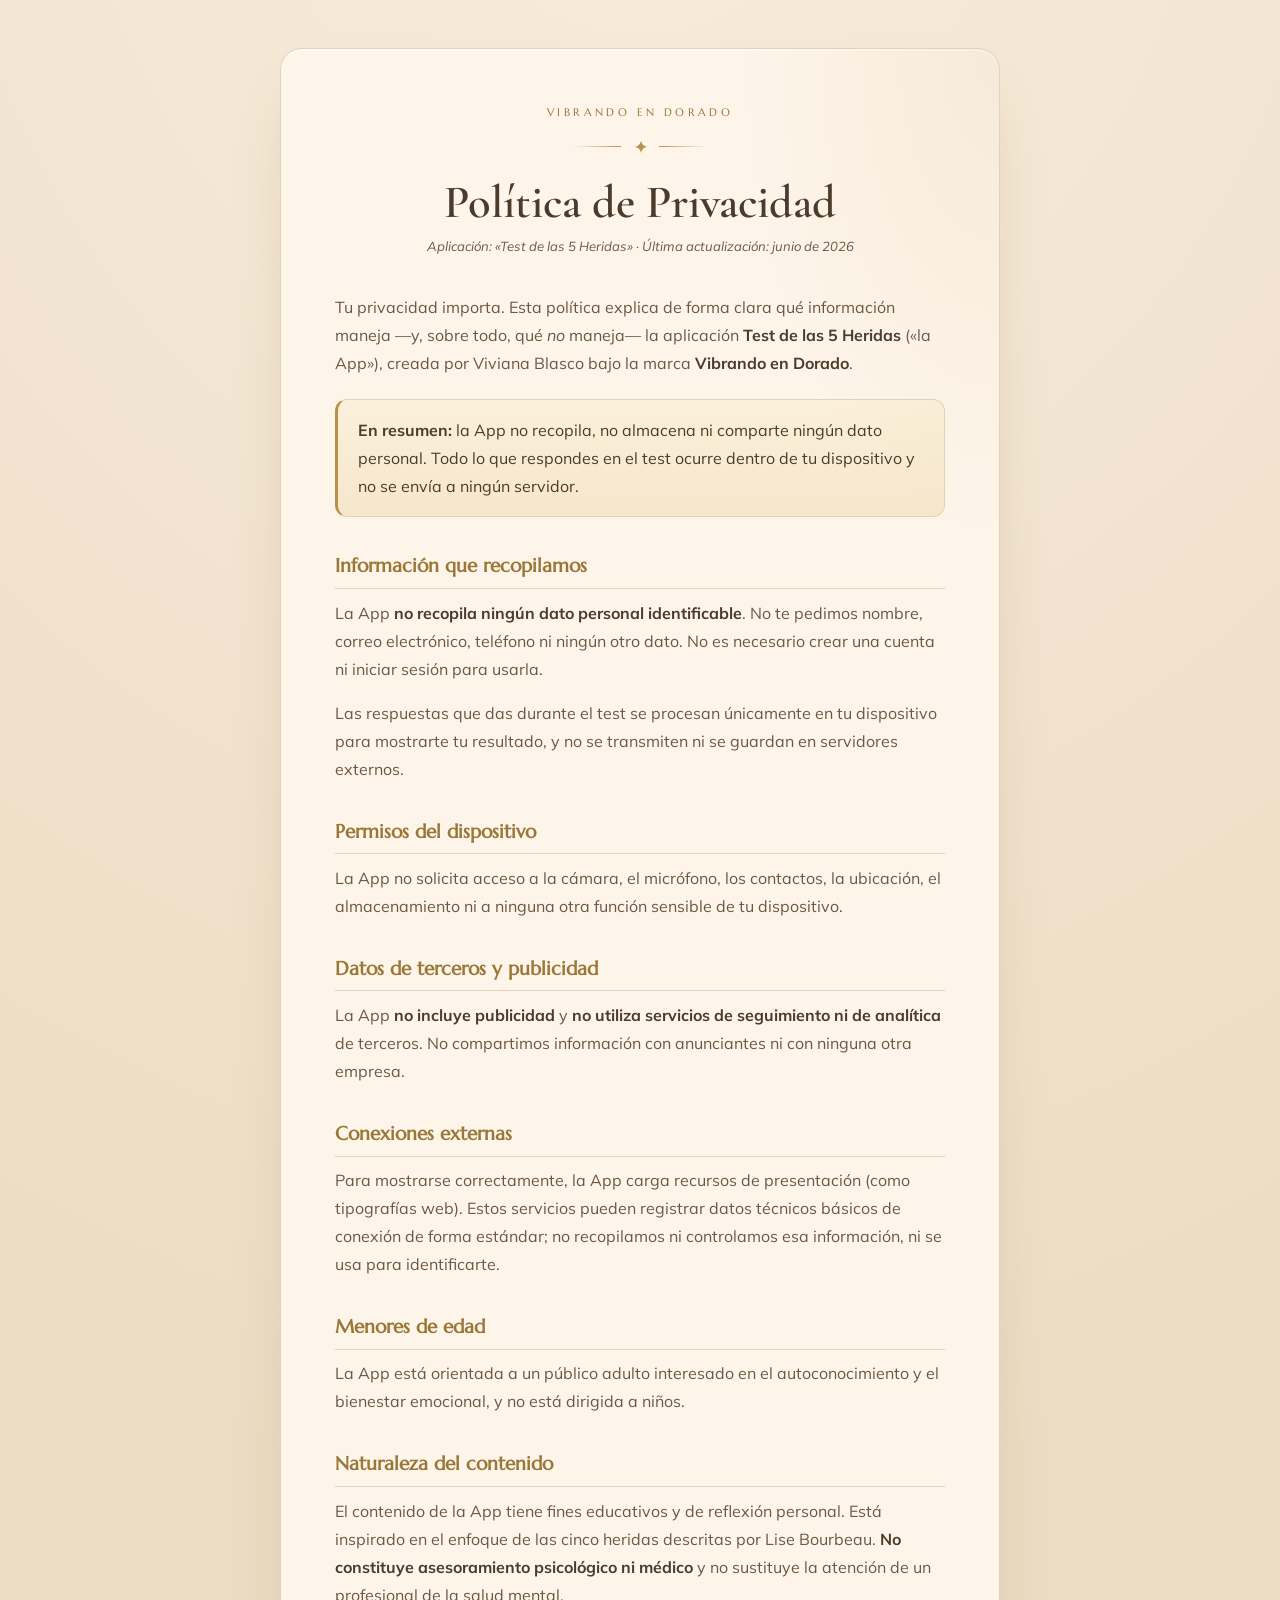
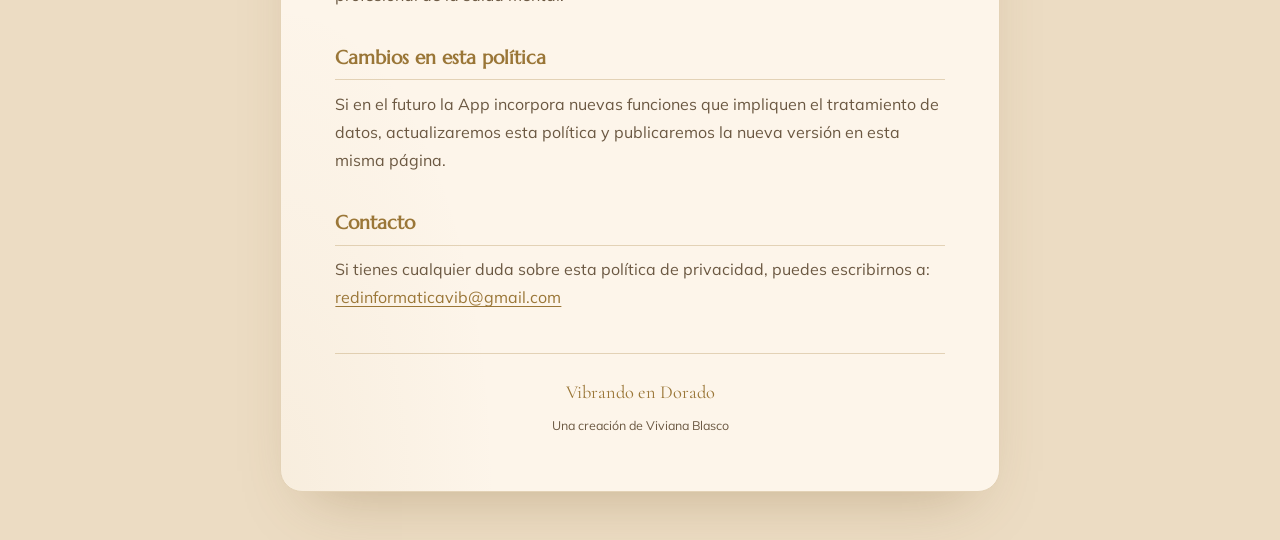
<file: privacidad.html>
<!DOCTYPE html>
<html lang="es">
<head>
<meta charset="UTF-8"/>
<meta name="viewport" content="width=device-width, initial-scale=1.0, viewport-fit=cover"/>
<title>Política de Privacidad · Test de las 5 Heridas · Vibrando en Dorado</title>
<meta name="theme-color" content="#fdf5ea"/>
<meta name="description" content="Política de privacidad de la app Test de las 5 Heridas, de Vibrando en Dorado."/>
<link rel="preconnect" href="https://fonts.googleapis.com"/>
<link rel="preconnect" href="https://fonts.gstatic.com" crossorigin/>
<link href="https://fonts.googleapis.com/css2?family=Cormorant+Garamond:ital,wght@0,400;0,500;0,600;1,500&family=Marcellus&family=Mulish:wght@400;600;700&display=swap" rel="stylesheet"/>
<style>
  :root{
    --bg:#f1e3cf;
    --paper:#fdf5ea;
    --ink:#4a3b2a;
    --ink-soft:#6b5842;
    --gold:#b8924a;
    --gold-deep:#9a7637;
    --line:#e3d2b6;
  }
  *{box-sizing:border-box;margin:0;padding:0}
  html{scroll-behavior:smooth}
  body{
    background:
      radial-gradient(120% 80% at 50% -10%, #f8edda 0%, var(--bg) 55%, #ecdcc3 100%);
    color:var(--ink);
    font-family:"Mulish",sans-serif;
    line-height:1.75;
    min-height:100vh;
    padding:clamp(1.2rem,4vw,3rem);
    -webkit-font-smoothing:antialiased;
  }
  .sheet{
    max-width:720px;
    margin:0 auto;
    background:var(--paper);
    border:1px solid var(--line);
    border-radius:22px;
    padding:clamp(1.8rem,5vw,3.4rem);
    box-shadow:0 30px 60px -30px rgba(120,90,40,.35), 0 2px 0 rgba(255,255,255,.6) inset;
    position:relative;
    overflow:hidden;
  }
  .sheet::before{
    content:"";
    position:absolute;
    inset:0;
    background:
      radial-gradient(60% 40% at 100% 0%, rgba(184,146,74,.10), transparent 60%),
      radial-gradient(50% 40% at 0% 100%, rgba(184,146,74,.08), transparent 60%);
    pointer-events:none;
  }
  .kicker{
    font-family:"Marcellus",serif;
    letter-spacing:.32em;
    text-transform:uppercase;
    font-size:.7rem;
    color:var(--gold-deep);
    text-align:center;
  }
  .ornament{
    display:flex;align-items:center;justify-content:center;gap:.8rem;
    margin:1rem 0 1.4rem;
  }
  .ornament span{height:1px;width:48px;background:linear-gradient(90deg,transparent,var(--gold))}
  .ornament span:last-child{background:linear-gradient(90deg,var(--gold),transparent)}
  .ornament b{color:var(--gold);font-size:1rem;line-height:1}
  h1{
    font-family:"Cormorant Garamond",serif;
    font-weight:600;
    font-size:clamp(2rem,6vw,2.9rem);
    line-height:1.1;
    text-align:center;
    margin-bottom:.4rem;
  }
  .updated{
    text-align:center;
    font-size:.82rem;
    color:var(--ink-soft);
    font-style:italic;
    margin-bottom:2.2rem;
  }
  h2{
    font-family:"Marcellus",serif;
    font-size:1.18rem;
    color:var(--gold-deep);
    margin:2rem 0 .6rem;
    padding-bottom:.35rem;
    border-bottom:1px solid var(--line);
  }
  p{margin-bottom:1rem;color:var(--ink-soft)}
  strong{color:var(--ink)}
  ul{margin:0 0 1rem 1.2rem;color:var(--ink-soft)}
  li{margin-bottom:.45rem}
  a{color:var(--gold-deep);text-decoration:underline;text-underline-offset:3px}
  .highlight{
    background:linear-gradient(180deg,#fbf0db,#f6e7cc);
    border:1px solid var(--line);
    border-left:3px solid var(--gold);
    border-radius:12px;
    padding:1rem 1.2rem;
    margin:1.4rem 0;
    color:var(--ink);
  }
  footer{
    margin-top:2.6rem;
    padding-top:1.4rem;
    border-top:1px solid var(--line);
    text-align:center;
    font-family:"Cormorant Garamond",serif;
    font-size:1.15rem;
    color:var(--gold-deep);
  }
  footer small{
    display:block;
    font-family:"Mulish",sans-serif;
    font-size:.78rem;
    color:var(--ink-soft);
    margin-top:.4rem;
    font-style:normal;
  }
</style>
</head>
<body>
  <article class="sheet">
    <p class="kicker">Vibrando en Dorado</p>
    <div class="ornament"><span></span><b>✦</b><span></span></div>
    <h1>Política de Privacidad</h1>
    <p class="updated">Aplicación: «Test de las 5 Heridas» · Última actualización: junio de 2026</p>

    <p>Tu privacidad importa. Esta política explica de forma clara qué información maneja —y, sobre todo, qué <em>no</em> maneja— la aplicación <strong>Test de las 5 Heridas</strong> («la App»), creada por Viviana Blasco bajo la marca <strong>Vibrando en Dorado</strong>.</p>

    <div class="highlight">
      <strong>En resumen:</strong> la App no recopila, no almacena ni comparte ningún dato personal. Todo lo que respondes en el test ocurre dentro de tu dispositivo y no se envía a ningún servidor.
    </div>

    <h2>Información que recopilamos</h2>
    <p>La App <strong>no recopila ningún dato personal identificable</strong>. No te pedimos nombre, correo electrónico, teléfono ni ningún otro dato. No es necesario crear una cuenta ni iniciar sesión para usarla.</p>
    <p>Las respuestas que das durante el test se procesan únicamente en tu dispositivo para mostrarte tu resultado, y no se transmiten ni se guardan en servidores externos.</p>

    <h2>Permisos del dispositivo</h2>
    <p>La App no solicita acceso a la cámara, el micrófono, los contactos, la ubicación, el almacenamiento ni a ninguna otra función sensible de tu dispositivo.</p>

    <h2>Datos de terceros y publicidad</h2>
    <p>La App <strong>no incluye publicidad</strong> y <strong>no utiliza servicios de seguimiento ni de analítica</strong> de terceros. No compartimos información con anunciantes ni con ninguna otra empresa.</p>

    <h2>Conexiones externas</h2>
    <p>Para mostrarse correctamente, la App carga recursos de presentación (como tipografías web). Estos servicios pueden registrar datos técnicos básicos de conexión de forma estándar; no recopilamos ni controlamos esa información, ni se usa para identificarte.</p>

    <h2>Menores de edad</h2>
    <p>La App está orientada a un público adulto interesado en el autoconocimiento y el bienestar emocional, y no está dirigida a niños.</p>

    <h2>Naturaleza del contenido</h2>
    <p>El contenido de la App tiene fines educativos y de reflexión personal. Está inspirado en el enfoque de las cinco heridas descritas por Lise Bourbeau. <strong>No constituye asesoramiento psicológico ni médico</strong> y no sustituye la atención de un profesional de la salud mental.</p>

    <h2>Cambios en esta política</h2>
    <p>Si en el futuro la App incorpora nuevas funciones que impliquen el tratamiento de datos, actualizaremos esta política y publicaremos la nueva versión en esta misma página.</p>

    <h2>Contacto</h2>
    <p>Si tienes cualquier duda sobre esta política de privacidad, puedes escribirnos a: <a href="mailto:redinformaticavib@gmail.com">redinformaticavib@gmail.com</a></p>

    <footer>
      Vibrando en Dorado
      <small>Una creación de Viviana Blasco</small>
    </footer>
  </article>
</body>
</html>
</file>
